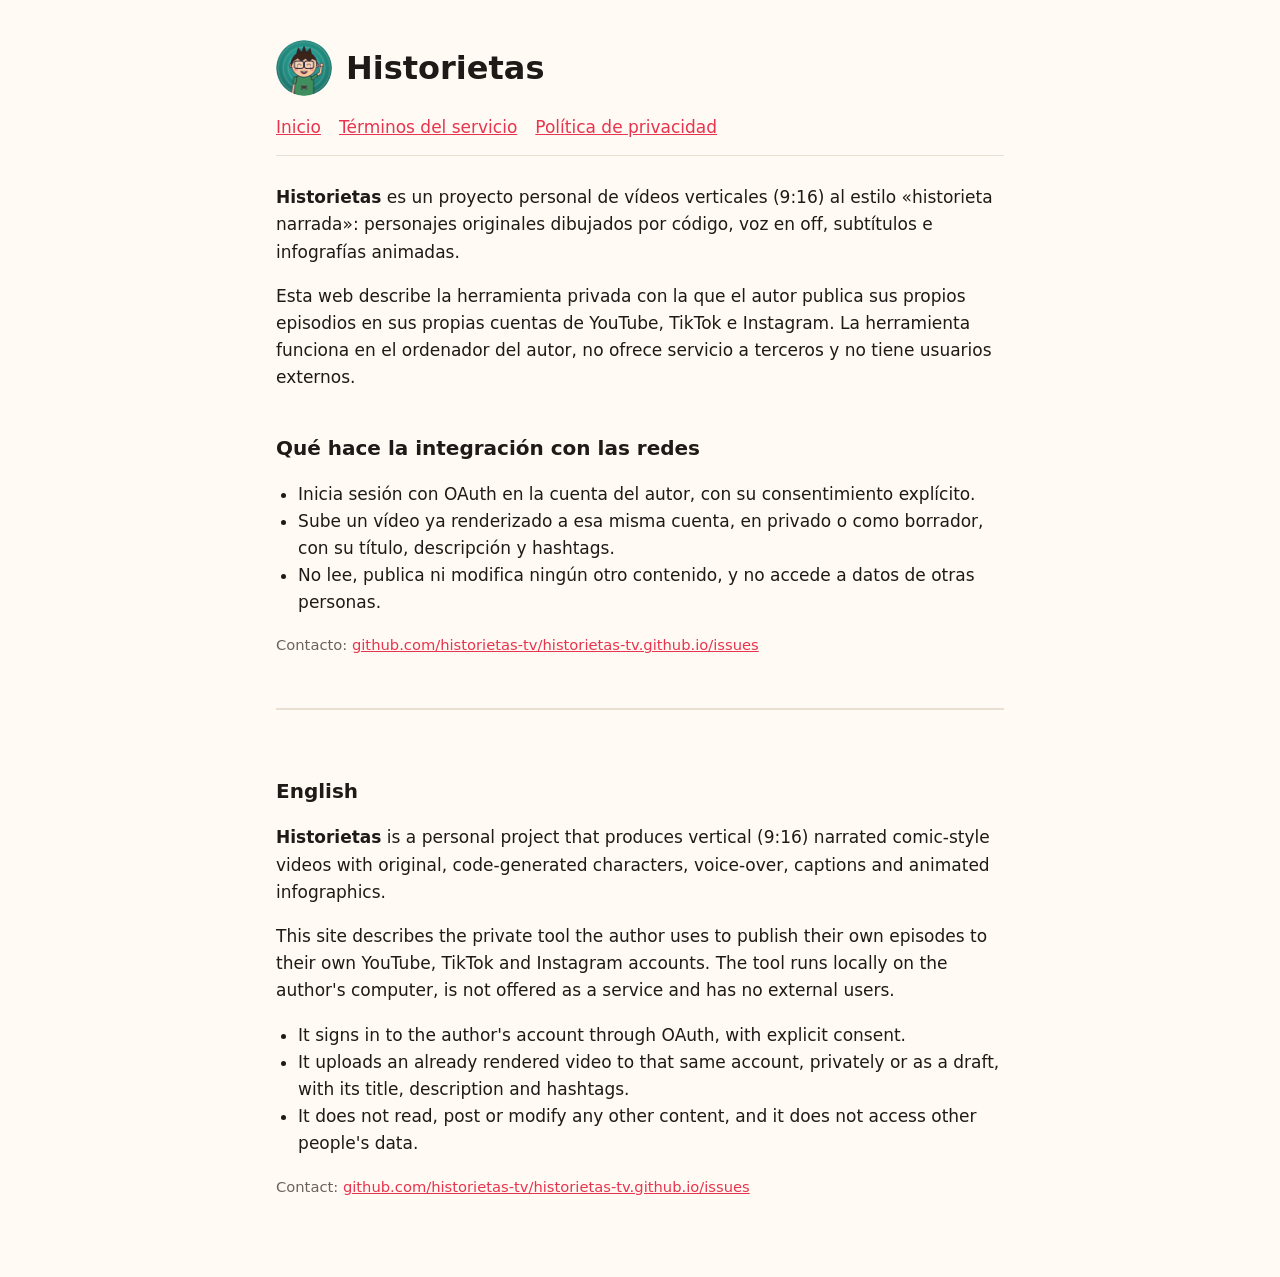
<file: index.html>
<!doctype html>
<html lang="es">
<head>
<meta charset="utf-8">
<meta name="viewport" content="width=device-width, initial-scale=1">
<title>Historietas</title>
<meta name="description" content="Historietas: vídeos verticales de historietas narradas, creados y publicados por su autor.">
<link rel="stylesheet" href="style.css">
</head>
<body>
<main>
  <header><img src="avatar.png" alt=""><h1>Historietas</h1></header>
  <nav><a href="./">Inicio</a><a href="terms.html">Términos del servicio</a><a href="privacy.html">Política de privacidad</a></nav>

  <p><strong>Historietas</strong> es un proyecto personal de vídeos verticales (9:16) al estilo «historieta narrada»: personajes originales dibujados por código, voz en off, subtítulos e infografías animadas.</p>
  <p>Esta web describe la herramienta privada con la que el autor publica sus propios episodios en sus propias cuentas de YouTube, TikTok e Instagram. La herramienta funciona en el ordenador del autor, no ofrece servicio a terceros y no tiene usuarios externos.</p>

  <h2>Qué hace la integración con las redes</h2>
  <ul>
    <li>Inicia sesión con OAuth en la cuenta del autor, con su consentimiento explícito.</li>
    <li>Sube un vídeo ya renderizado a esa misma cuenta, en privado o como borrador, con su título, descripción y hashtags.</li>
    <li>No lee, publica ni modifica ningún otro contenido, y no accede a datos de otras personas.</li>
  </ul>

  <p class="muted">Contacto: <a href="https://github.com/historietas-tv/historietas-tv.github.io/issues">github.com/historietas-tv/historietas-tv.github.io/issues</a></p>

  <section class="lang" lang="en">
    <h2>English</h2>
    <p><strong>Historietas</strong> is a personal project that produces vertical (9:16) narrated comic-style videos with original, code-generated characters, voice-over, captions and animated infographics.</p>
    <p>This site describes the private tool the author uses to publish their own episodes to their own YouTube, TikTok and Instagram accounts. The tool runs locally on the author's computer, is not offered as a service and has no external users.</p>
    <ul>
      <li>It signs in to the author's account through OAuth, with explicit consent.</li>
      <li>It uploads an already rendered video to that same account, privately or as a draft, with its title, description and hashtags.</li>
      <li>It does not read, post or modify any other content, and it does not access other people's data.</li>
    </ul>
    <p class="muted">Contact: <a href="https://github.com/historietas-tv/historietas-tv.github.io/issues">github.com/historietas-tv/historietas-tv.github.io/issues</a></p>
  </section>
</main>
</body>
</html>
</file>
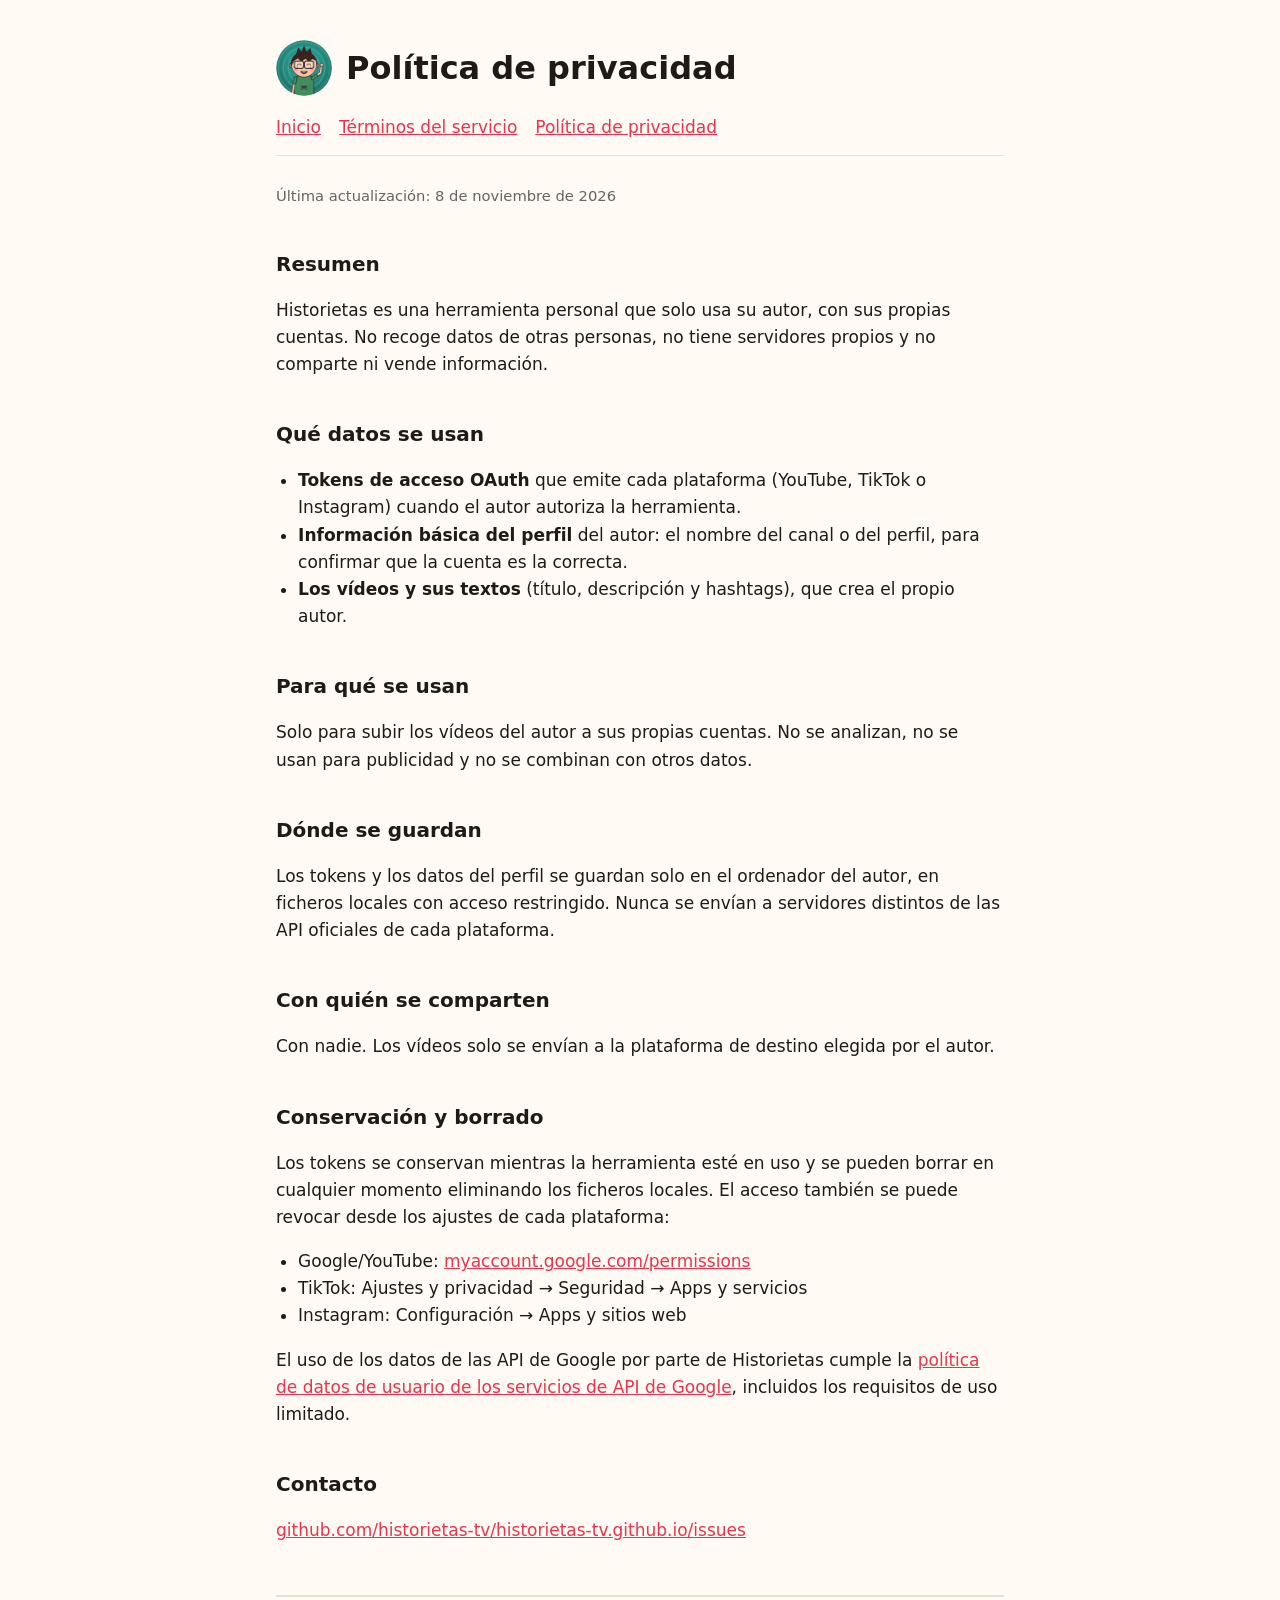
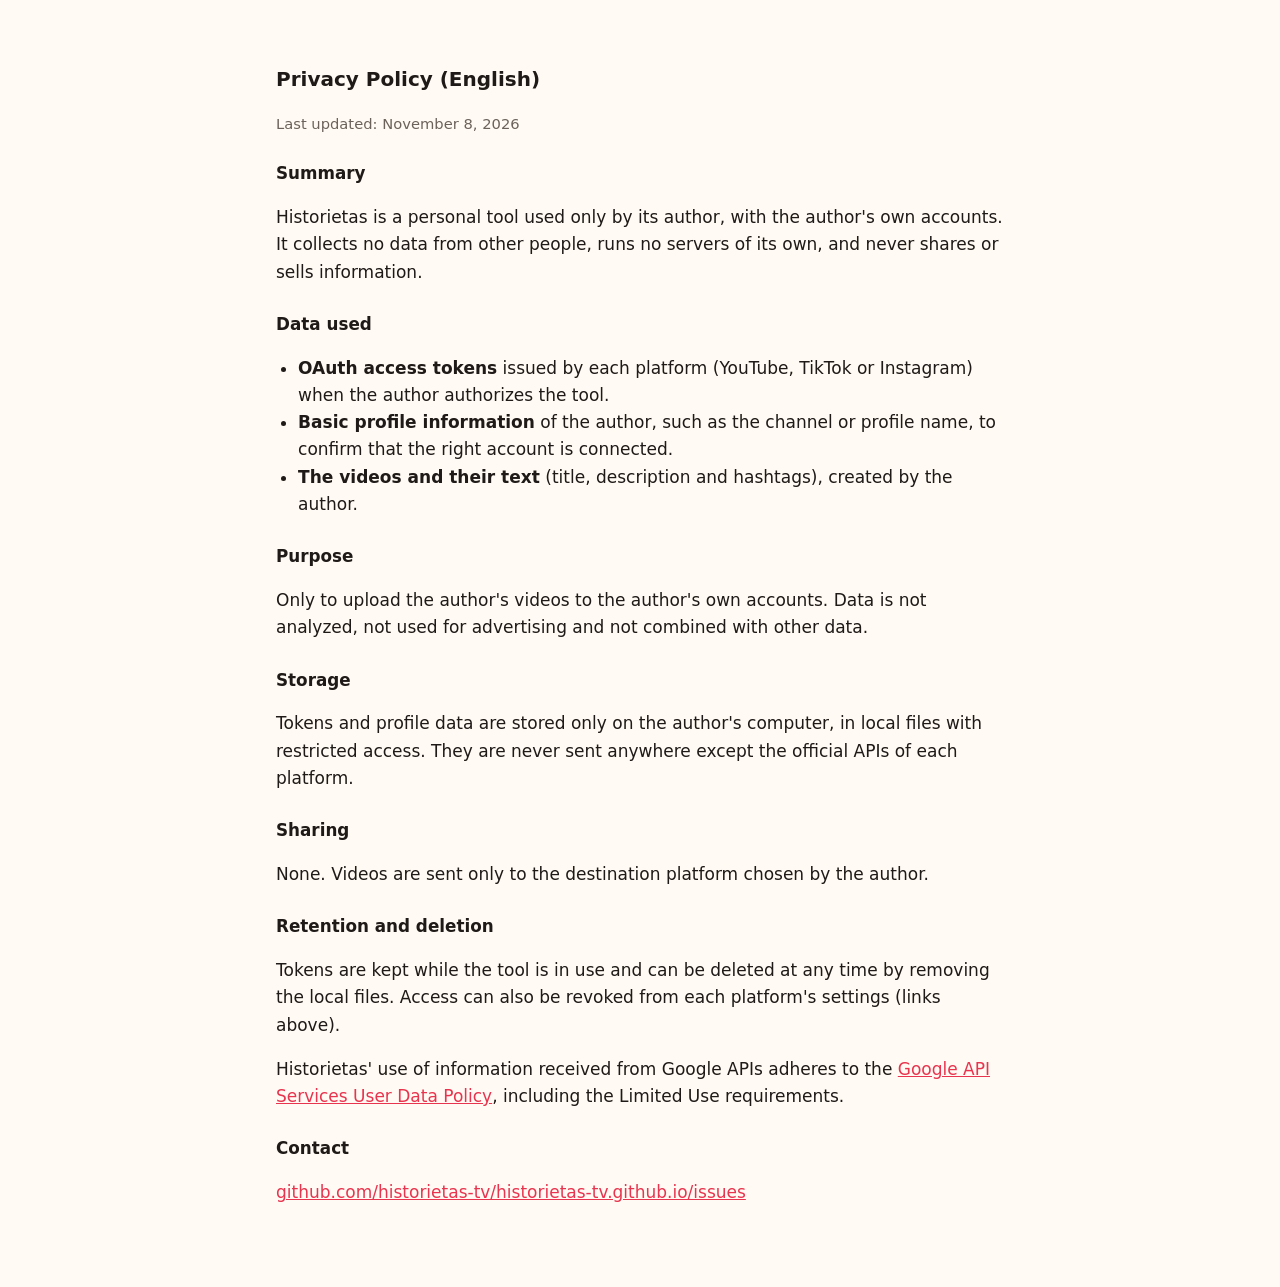
<file: privacy.html>
<!doctype html>
<html lang="es">
<head>
<meta charset="utf-8">
<meta name="viewport" content="width=device-width, initial-scale=1">
<title>Política de privacidad</title>
<meta name="description" content="Política de privacidad de Historietas.">
<link rel="stylesheet" href="style.css">
</head>
<body>
<main>
  <header><img src="avatar.png" alt=""><h1>Política de privacidad</h1></header>
  <nav><a href="./">Inicio</a><a href="terms.html">Términos del servicio</a><a href="privacy.html">Política de privacidad</a></nav>
  <p class="muted">Última actualización: 8 de noviembre de 2026</p>

  <h2>Resumen</h2>
  <p>Historietas es una herramienta personal que solo usa su autor, con sus propias cuentas. No recoge datos de otras personas, no tiene servidores propios y no comparte ni vende información.</p>

  <h2>Qué datos se usan</h2>
  <ul>
    <li><strong>Tokens de acceso OAuth</strong> que emite cada plataforma (YouTube, TikTok o Instagram) cuando el autor autoriza la herramienta.</li>
    <li><strong>Información básica del perfil</strong> del autor: el nombre del canal o del perfil, para confirmar que la cuenta es la correcta.</li>
    <li><strong>Los vídeos y sus textos</strong> (título, descripción y hashtags), que crea el propio autor.</li>
  </ul>

  <h2>Para qué se usan</h2>
  <p>Solo para subir los vídeos del autor a sus propias cuentas. No se analizan, no se usan para publicidad y no se combinan con otros datos.</p>

  <h2>Dónde se guardan</h2>
  <p>Los tokens y los datos del perfil se guardan solo en el ordenador del autor, en ficheros locales con acceso restringido. Nunca se envían a servidores distintos de las API oficiales de cada plataforma.</p>

  <h2>Con quién se comparten</h2>
  <p>Con nadie. Los vídeos solo se envían a la plataforma de destino elegida por el autor.</p>

  <h2>Conservación y borrado</h2>
  <p>Los tokens se conservan mientras la herramienta esté en uso y se pueden borrar en cualquier momento eliminando los ficheros locales. El acceso también se puede revocar desde los ajustes de cada plataforma:</p>
  <ul>
    <li>Google/YouTube: <a href="https://myaccount.google.com/permissions">myaccount.google.com/permissions</a></li>
    <li>TikTok: Ajustes y privacidad → Seguridad → Apps y servicios</li>
    <li>Instagram: Configuración → Apps y sitios web</li>
  </ul>
  <p>El uso de los datos de las API de Google por parte de Historietas cumple la <a href="https://developers.google.com/terms/api-services-user-data-policy">política de datos de usuario de los servicios de API de Google</a>, incluidos los requisitos de uso limitado.</p>

  <h2>Contacto</h2>
  <p><a href="https://github.com/historietas-tv/historietas-tv.github.io/issues">github.com/historietas-tv/historietas-tv.github.io/issues</a></p>

  <section class="lang" lang="en">
    <h2>Privacy Policy (English)</h2>
    <p class="muted">Last updated: November 8, 2026</p>
    <h3>Summary</h3>
    <p>Historietas is a personal tool used only by its author, with the author's own accounts. It collects no data from other people, runs no servers of its own, and never shares or sells information.</p>
    <h3>Data used</h3>
    <ul>
      <li><strong>OAuth access tokens</strong> issued by each platform (YouTube, TikTok or Instagram) when the author authorizes the tool.</li>
      <li><strong>Basic profile information</strong> of the author, such as the channel or profile name, to confirm that the right account is connected.</li>
      <li><strong>The videos and their text</strong> (title, description and hashtags), created by the author.</li>
    </ul>
    <h3>Purpose</h3>
    <p>Only to upload the author's videos to the author's own accounts. Data is not analyzed, not used for advertising and not combined with other data.</p>
    <h3>Storage</h3>
    <p>Tokens and profile data are stored only on the author's computer, in local files with restricted access. They are never sent anywhere except the official APIs of each platform.</p>
    <h3>Sharing</h3>
    <p>None. Videos are sent only to the destination platform chosen by the author.</p>
    <h3>Retention and deletion</h3>
    <p>Tokens are kept while the tool is in use and can be deleted at any time by removing the local files. Access can also be revoked from each platform's settings (links above).</p>
    <p>Historietas' use of information received from Google APIs adheres to the <a href="https://developers.google.com/terms/api-services-user-data-policy">Google API Services User Data Policy</a>, including the Limited Use requirements.</p>
    <h3>Contact</h3>
    <p><a href="https://github.com/historietas-tv/historietas-tv.github.io/issues">github.com/historietas-tv/historietas-tv.github.io/issues</a></p>
  </section>
</main>
</body>
</html>
</file>
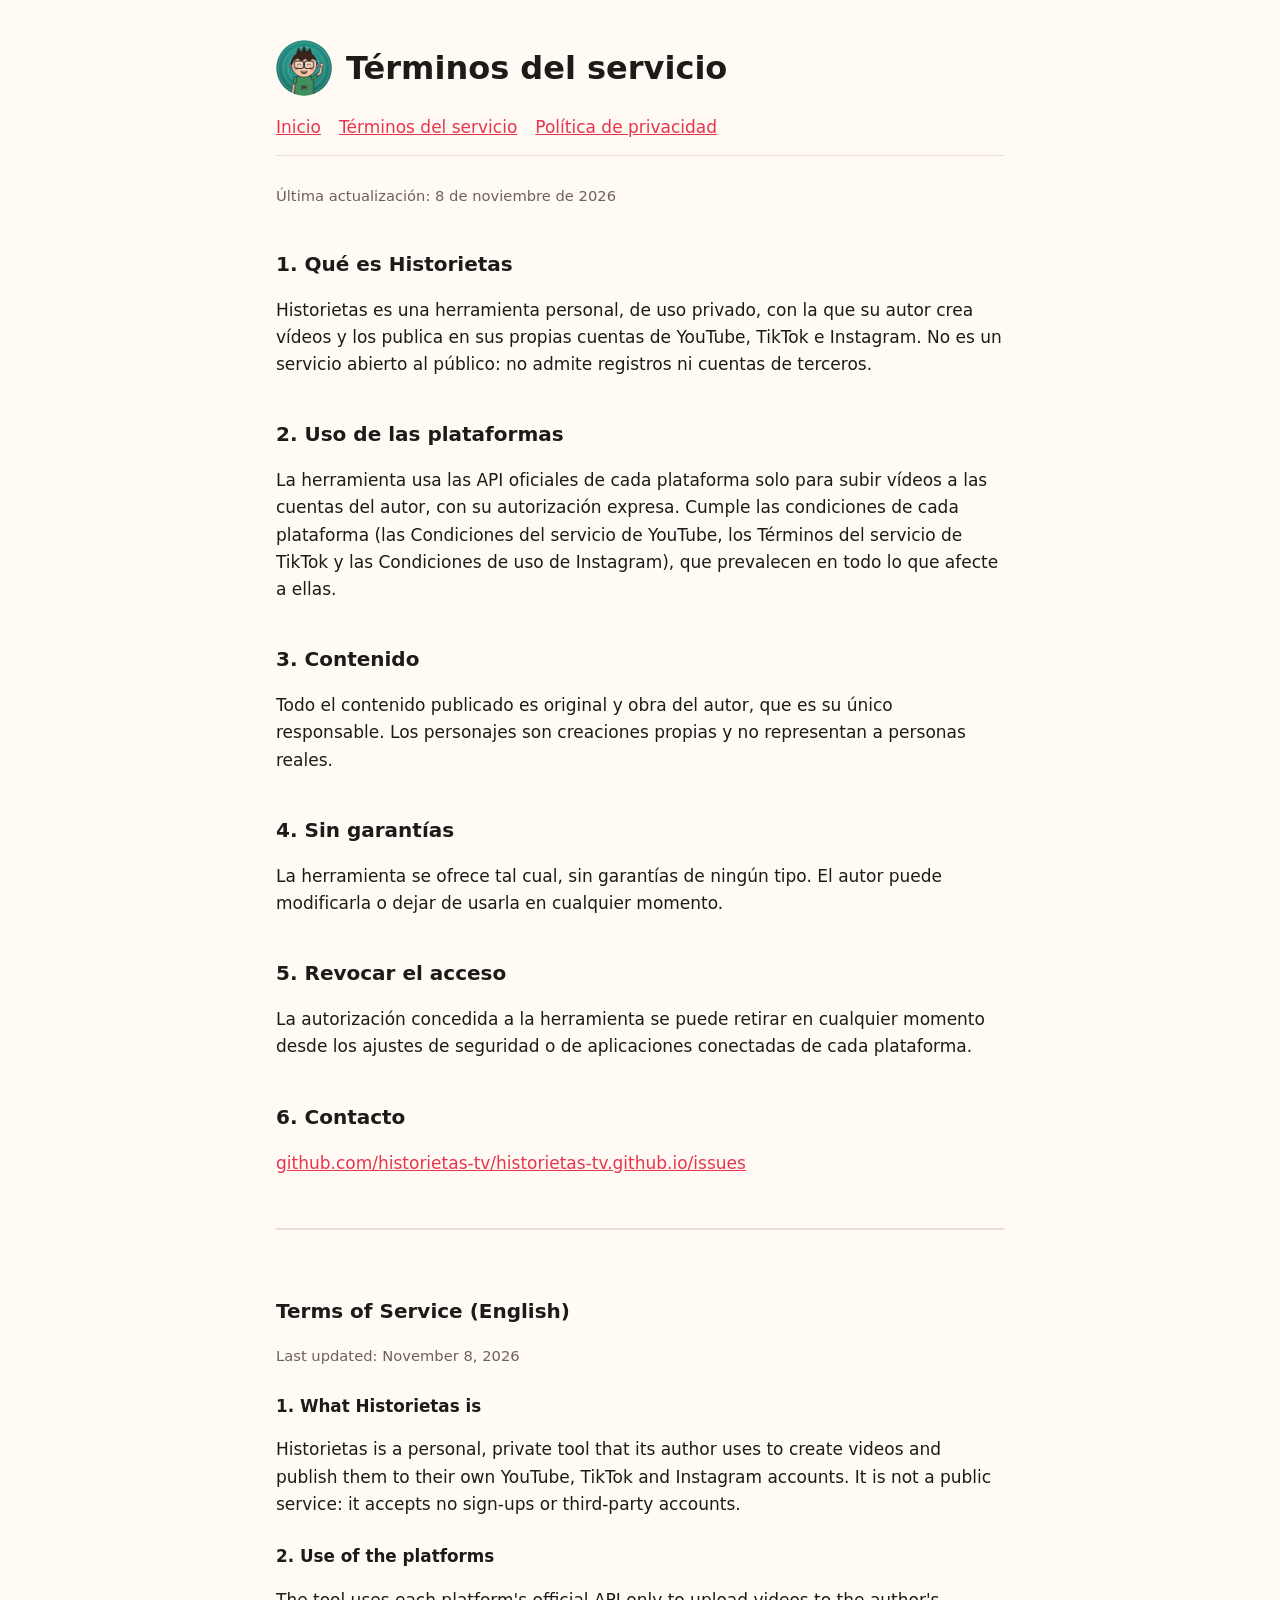
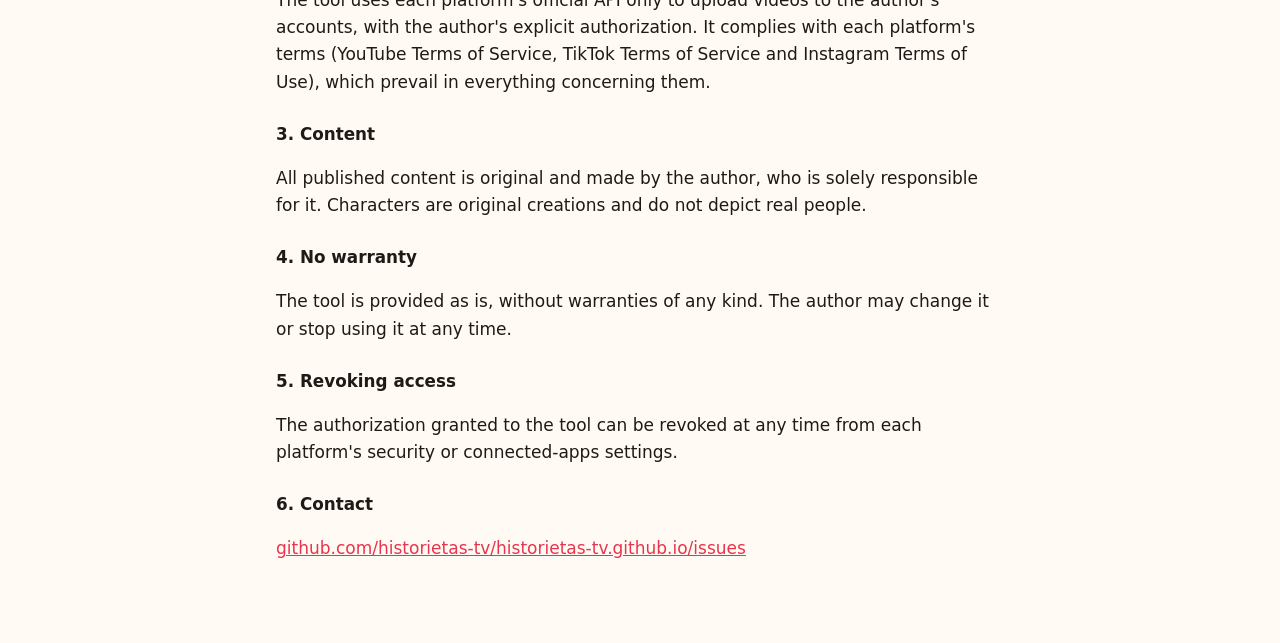
<file: terms.html>
<!doctype html>
<html lang="es">
<head>
<meta charset="utf-8">
<meta name="viewport" content="width=device-width, initial-scale=1">
<title>Términos del servicio</title>
<meta name="description" content="Términos del servicio de Historietas.">
<link rel="stylesheet" href="style.css">
</head>
<body>
<main>
  <header><img src="avatar.png" alt=""><h1>Términos del servicio</h1></header>
  <nav><a href="./">Inicio</a><a href="terms.html">Términos del servicio</a><a href="privacy.html">Política de privacidad</a></nav>
  <p class="muted">Última actualización: 8 de noviembre de 2026</p>

  <h2>1. Qué es Historietas</h2>
  <p>Historietas es una herramienta personal, de uso privado, con la que su autor crea vídeos y los publica en sus propias cuentas de YouTube, TikTok e Instagram. No es un servicio abierto al público: no admite registros ni cuentas de terceros.</p>

  <h2>2. Uso de las plataformas</h2>
  <p>La herramienta usa las API oficiales de cada plataforma solo para subir vídeos a las cuentas del autor, con su autorización expresa. Cumple las condiciones de cada plataforma (las Condiciones del servicio de YouTube, los Términos del servicio de TikTok y las Condiciones de uso de Instagram), que prevalecen en todo lo que afecte a ellas.</p>

  <h2>3. Contenido</h2>
  <p>Todo el contenido publicado es original y obra del autor, que es su único responsable. Los personajes son creaciones propias y no representan a personas reales.</p>

  <h2>4. Sin garantías</h2>
  <p>La herramienta se ofrece tal cual, sin garantías de ningún tipo. El autor puede modificarla o dejar de usarla en cualquier momento.</p>

  <h2>5. Revocar el acceso</h2>
  <p>La autorización concedida a la herramienta se puede retirar en cualquier momento desde los ajustes de seguridad o de aplicaciones conectadas de cada plataforma.</p>

  <h2>6. Contacto</h2>
  <p><a href="https://github.com/historietas-tv/historietas-tv.github.io/issues">github.com/historietas-tv/historietas-tv.github.io/issues</a></p>

  <section class="lang" lang="en">
    <h2>Terms of Service (English)</h2>
    <p class="muted">Last updated: November 8, 2026</p>
    <h3>1. What Historietas is</h3>
    <p>Historietas is a personal, private tool that its author uses to create videos and publish them to their own YouTube, TikTok and Instagram accounts. It is not a public service: it accepts no sign-ups or third-party accounts.</p>
    <h3>2. Use of the platforms</h3>
    <p>The tool uses each platform's official API only to upload videos to the author's accounts, with the author's explicit authorization. It complies with each platform's terms (YouTube Terms of Service, TikTok Terms of Service and Instagram Terms of Use), which prevail in everything concerning them.</p>
    <h3>3. Content</h3>
    <p>All published content is original and made by the author, who is solely responsible for it. Characters are original creations and do not depict real people.</p>
    <h3>4. No warranty</h3>
    <p>The tool is provided as is, without warranties of any kind. The author may change it or stop using it at any time.</p>
    <h3>5. Revoking access</h3>
    <p>The authorization granted to the tool can be revoked at any time from each platform's security or connected-apps settings.</p>
    <h3>6. Contact</h3>
    <p><a href="https://github.com/historietas-tv/historietas-tv.github.io/issues">github.com/historietas-tv/historietas-tv.github.io/issues</a></p>
  </section>
</main>
</body>
</html>
</file>
<file: style.css>
:root { --bg: #fffaf3; --fg: #1f1a17; --muted: #6b625b; --accent: #e8344e; --card: #ffffff; --line: #eadfd3; }
@media (prefers-color-scheme: dark) {
  :root { --bg: #17130f; --fg: #f3ece4; --muted: #a99d92; --accent: #ff5a70; --card: #211b16; --line: #3a3029; }
}
* { box-sizing: border-box; }
body { margin: 0; background: var(--bg); color: var(--fg); font: 17px/1.6 system-ui, -apple-system, "Segoe UI", sans-serif; }
main { max-width: 760px; margin: 0 auto; padding: 40px 16px 64px; }
header { display: flex; align-items: center; gap: 14px; margin-bottom: 8px; }
header img { width: 56px; height: 56px; border-radius: 50%; }
h1 { font-size: 2rem; line-height: 1.2; margin: 0; }
h2 { font-size: 1.25rem; margin-top: 2em; }
h3 { font-size: 1.05rem; margin-top: 1.5em; }
a { color: var(--accent); }
nav { display: flex; flex-wrap: wrap; gap: 6px 18px; margin: 18px 0 28px; padding-bottom: 14px; border-bottom: 1px solid var(--line); }
.muted { color: var(--muted); font-size: .92rem; }
.lang { margin-top: 3em; padding-top: 1.5em; border-top: 2px solid var(--line); }
ul { padding-left: 1.3em; }
code { background: var(--card); border: 1px solid var(--line); border-radius: 4px; padding: 1px 5px; }
</file>
